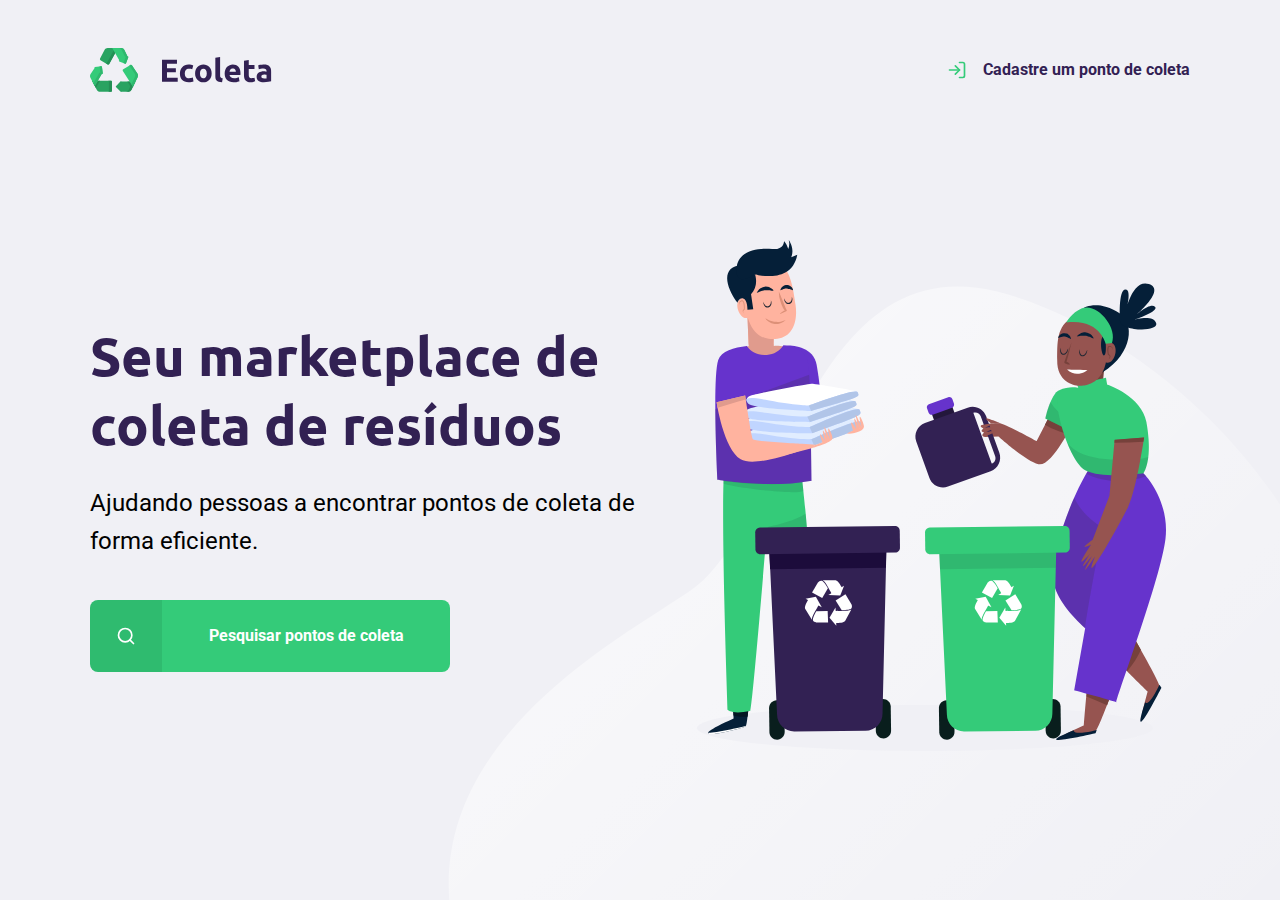
<file: index.html>
<!DOCTYPE html>
<html lang="pt_br">
<head>
    <meta charset="UTF-8">
    <meta name="viewport" content="width=device-width, initial-scale=1.0">
    <title>Ecoleta</title>
    <link href="https://fonts.googleapis.com/css2?family=Roboto&family=Ubuntu:wght@700&display=swap" rel="stylesheet">
    <link rel="stylesheet" href="/styles/main.css">
    <link rel="stylesheet" href="/styles/home.css">
    <link rel="stylesheet" href="/styles/modal.css">
    <link rel="stylesheet" href="/styles/responsive.css">
</head>
<body>
    <div id="page-home">
        <div class="content">
            <header>
                <img src="/assents/logo.svg" alt="Logomarca">
                <a href="create-point.html">
                    <span></span>
                    Cadastre um ponto de coleta
                </a>
            </header>
            <main>
                <h1 >Seu marketplace de coleta de resíduos</h1>
                <p>Ajudando pessoas a encontrar pontos de coleta de forma eficiente.</p>
                <a href="#">
                    <span></span>
                    <strong>Pesquisar pontos de coleta</strong>
                </a>
            </main>
        </div>
    </div>
    <div id="modal" class="hide">
        <div class="content">
            <div class="header">
                <h1>Pontos de coleta</h1>
                <a href="#">Fechar</a><!-- com href="#" ele não recarrega a pagina com ele vazio sim -->
            </div>
            <form action="search-results.html">
                <label for="search">Cidade</label>
                <div class="search field">
                    <input type="text" name="search" placeholder="Digite a cidade">
                    <button>
                        <img src="/assents/search.svg" alt="Buscar">
                    </button>
                </div>
            </form>
        </div>
    </div>
    <script src="/scripts/index.js"></script>
</body>
</html>
</file>
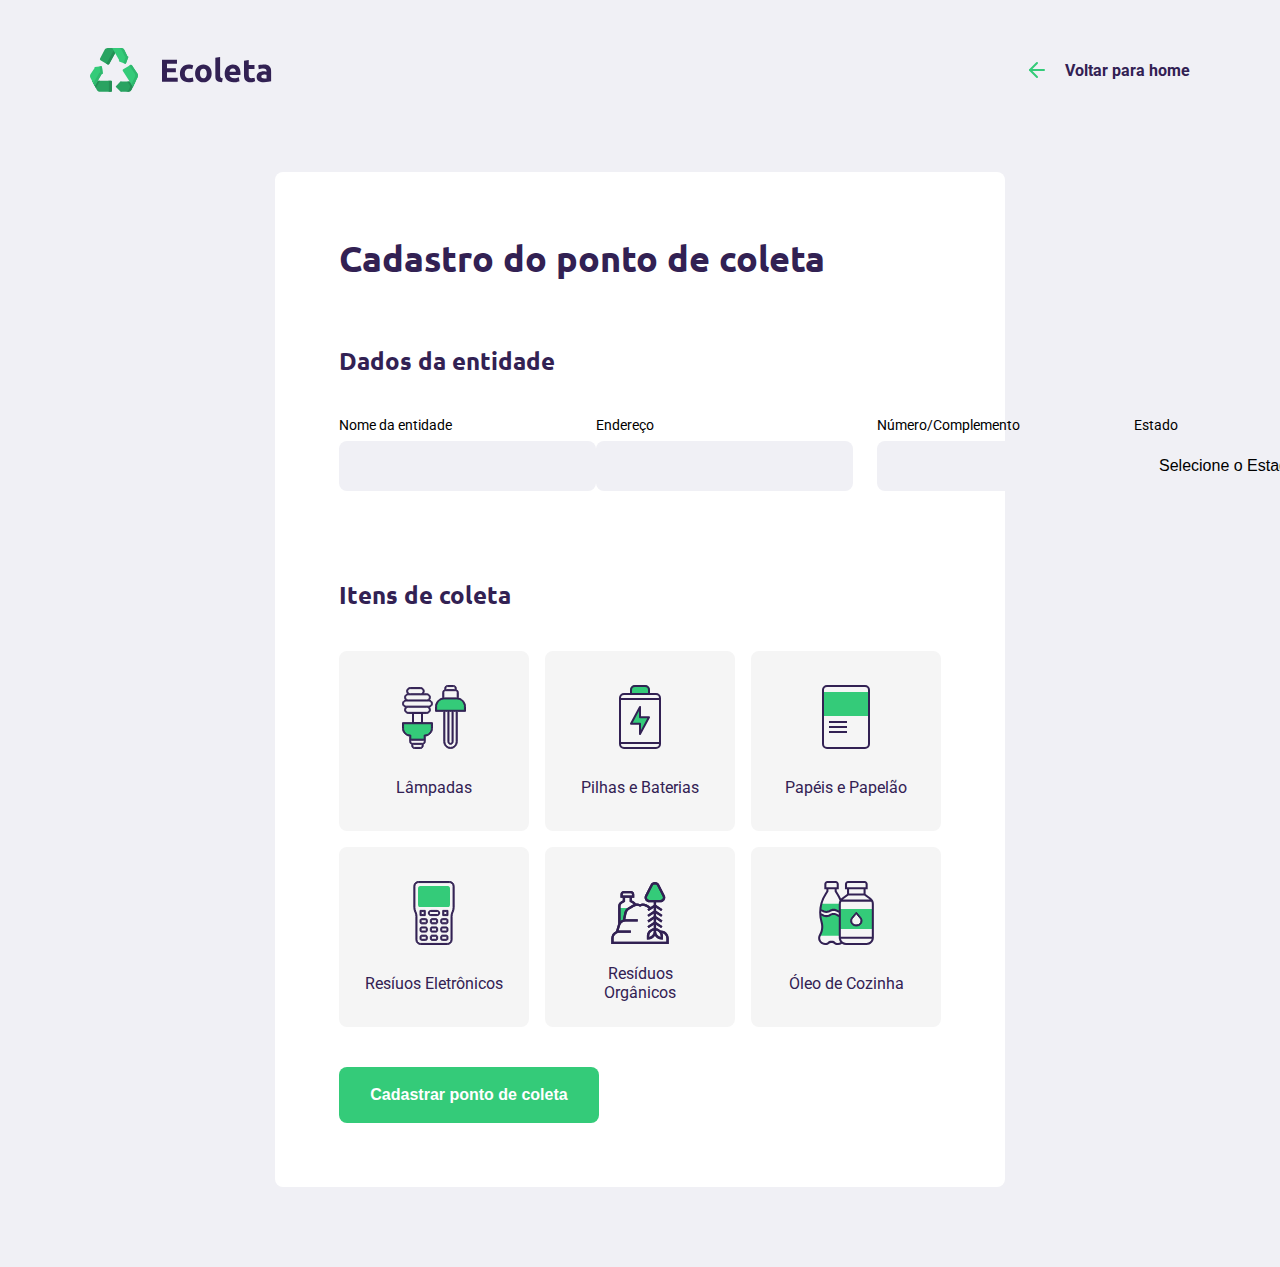
<file: create-point.html>
<!DOCTYPE html>
<html lang="pt_br">
<head>
    <meta charset="UTF-8">
    <meta name="viewport" content="width=device-width, initial-scale=1.0">
    <title>Criar um ponto de coleta</title>
    <link href="https://fonts.googleapis.com/css2?family=Roboto&family=Ubuntu:wght@700&display=swap" rel="stylesheet">
    <link rel="stylesheet" href="/styles/main.css">
    <link rel="stylesheet" href="/styles/create-point.css">
    <link rel="stylesheet" href="/styles/responsive.css">
</head>
<body>
    <div id="page-create-point">
        <header>
            <img src="/assents/logo.svg" alt="Logomarca">
            <a href="index.html">
                <span></span>
                Voltar para home
            </a>
        </header>
        <form action="">
            <h1>Cadastro do ponto de coleta</h1>
            <fieldset><!-- coleção de campos -->
                <legend>
                    <h2>Dados da entidade</h2>
                </legend>
                <div class="field">
                    <label for="name">Nome da entidade</label>
                    <input type="text" name="name" required>
                </div>
                <div class="field-group">
                    <div class="field">
                        <label for="address">Endereço</label>
                        <input type="text" name="address" required>
                    </div>
                    <div class="field">
                        <label for="address2">Número/Complemento</label>
                        <input type="text" name="address2" required>
                    </div>
                </div>
                <div class="field-group">
                    <div class="field">
                        <label for="state">Estado</label>
                        <select name="uf"  required>
                            <option value="">Selecione o Estado</option>
                        </select>
                        <input type="hidden" name="state">
                    </div>
                    <div class="field">
                        <label for="city">Cidade</label>
                        <select name="city" disabled  required>
                            <option value="">Selecione a Cidade</option>
                        </select>
                    </div>
                </div>
            </fieldset>
            <fieldset>
                <legend>
                    <h2>Itens de coleta</h2>
                </legend>
                <div class="items-grid">
                    <li data-id="1">
                        <img src="/assents/lampadas.svg" alt="Lâmpadas">
                        <span>Lâmpadas</span>
                    </li>
                    <li data-id="2">
                        <img src="/assents/baterias.svg" alt="Pilhas e Baterias">
                        <span>Pilhas e Baterias</span>
                    </li>
                    <li data-id="3">
                        <img src="/assents/papeis-papelao.svg" alt="Papéis e Papelão">
                        <span>Papéis e Papelão</span>
                    </li>
                    <li data-id="4">
                        <img src="/assents/eletronicos.svg" alt="Resíuos Eletrônicos">
                        <span>Resíuos Eletrônicos</span>
                    </li>
                    <li data-id="5">
                        <img src="/assents/organicos.svg" alt="Resíduos Orgânicos">
                        <span>Resíduos Orgânicos</span>
                    </li>
                    <li data-id="6">
                        <img src="/assents/oleo.svg" alt="Óleo de Cozinha">
                        <span>Óleo de Cozinha</span>
                    </li>
                </div>
                <input type="hidden" name="items"><!-- input escondido -->
            </fieldset>
            <button type="submit">Cadastrar ponto de coleta</button>
        </form>
    </div>
    <script src="/scripts/create-point.js"></script>
</body>
</html>
</file>
<file: styles/main.css>
:root{
    --title-color:#322153;
    --primary-color: #34cb79;
}
*{
    margin: 0;
    padding: 0;
    box-sizing: border-box;/*o padding não vai esticar a caixa, o tamanho dela é regido pela borda*/
}
html{
    font-family: 'Roboto', sans-serif;
}
body{
    background: #f0f0f5;
    -webkit-font-smoothing: antialiased;/*deixa a fonte mais gostosinha de ver*/
}
a{
    text-decoration: none;
}
h1, h2, h3, h4, h5, h6{
    color: var(--title-color);
    font-family: 'Ubuntu', sans-serif;/* 
    margin-bottom: 32px; */
}
/*  display:inline ocupa apenas o espaço dele 
    display:block ocupa a linha toda */
</file>
<file: styles/home.css>
#page-home{
    height: 100vh;
    background: url('../assents/home-background.svg') no-repeat;
    background-position: 35vw bottom;
}
#page-home .content{
    width: 90%;
    max-width: 1100px;
    margin: 0 auto; /* ultilizado para elementos com display:block */
    display: flex;
    flex-direction: column;
    height: 100%;
}
#page-home header{
    margin-top: 48px;
    display: flex;
    align-items: center;
    justify-content: space-between;
}
#page-home header a{
    display: flex;
    color: var(--title-color);
    font-weight: 700;
}
#page-home header a span{
    margin-right: 16px;
    background-image: url('../assents/log-in.svg');
    width: 20px;
    height: 20px;
}
#page-home main{
    max-width: 560px;
    flex: 1;
    display: flex;
    flex-direction: column;
    justify-content: center;
    flex: 1;
}
#page-home main h1{
    font-size: 54px;
}
#page-home main p{
    font-size: 24px;
    line-height: 38px;
    margin-top: 25px;
}
#page-home main a{
    display: flex;
    align-items: center;
    margin-top: 40px;
    width: 100%;
    max-width: 360px;
    height: 72px;
    border-radius: 8px;
    background-color: var(--primary-color);
    transition: 400ms;
}
#page-home main a:hover{
    background-color: #2fb86d;
}
#page-home main a span{
    width: 72px;
    height: 72px;
    border-top-left-radius: 8px;
    border-bottom-left-radius: 8px;
    background-color: rgba(0, 0, 0, 0.08);
    display: flex;
    align-items: center;
    justify-content: center;
}
#page-home main a span::after{
    content: "";
    background-image: url('../assents/search.svg');
    width: 20px;
    height: 20px;
}
#page-home main a strong{
    color: white;
    flex: 1;
    text-align: center;
}
</file>
<file: styles/modal.css>
#modal{
    background-color: #0e0a14ef;
    height: 100vh;
    width: 100vw;
    position: fixed;/*criar uma folha de papel*/
    top: 0;
    display: flex;
    justify-content: center;
    align-items: center;
    transition: 400ms;
}
#modal.hide{
    display: none;/*quando o modal tiver a classe hide*/
}
#modal .content{
    color: white;
    width: 420px;
}
#modal .header{
    display: flex;
    align-items: center;
    justify-content: space-between;
    
    margin-bottom: 48px;
}
#modal .header a{
    background-image: url("../assents/x.svg");
    width: 20px;
    height: 20px;
    display: flex;
    font-size: 0.01px;
}
#modal .header h1{
    color: white;
    font-size: 36px;
    line-height: 42px;
}
#modal form label{
    font-size: 14px;
    line-height: 16px;
    display: block;
    margin-bottom: 8px;
}
#modal form .field{
    display: flex;
}
#modal  form input{
    flex: 1;
    background-color: #f0f0f5;
    border-radius: 8px 0 0 8px;
    border: 0;
    padding: 16px 24px;
    color: #6c6c80;
}
#modal  form button{
    width: 72px;
    height: 72px;
    background-color: var(--primary-color);
    border: 0;
    border-radius: 0 8px 8px 0;
}
#modal  form button:hover{
    background-color: #2fb85e;
}
</file>
<file: styles/responsive.css>
@media(max-width:900px){
    #page-home{
        background-position: 70vw;
    }
    #page-home .content{
        align-items: center;
        text-align: center;
    }
    #page-home header a{
        position: absolute;
        bottom: 48px;
        left: 50%;
        transform: translateX(-50%);
    }
    #page-home main{
        align-items: center;
    }
    #page-search-results .cards{
        grid-template-columns: 1fr;
    }
}
@media(min-width:1440px){
    #page-home{
        background-position: 40vw;
    }
}
@media(max-height:760px){
    #page-home{
        background-position-y: 200px;
    }
}
</file>
<file: styles/create-point.css>
#page-create-point{
    width: 90%;
    max-width: 1100px;
    margin: 0 auto; /*alinhamento de caixa pelo lado de fora*/
}
#page-create-point header{
    margin-top: 48px;
    display: flex;
    justify-content: space-between;/* coloca um espação entre os componentes */
    align-items: center;
}
#page-create-point header a{
    color: var(--title-color);
    font-weight: bold;
    display: flex;
    align-items: center;
}
#page-create-point header a span{
    background-image: url('../assents/arrow-left.svg');
    display: flex;
    width: 24px;
    height: 24px;
    margin-right: 16px;
}
form{
    background-color: white;
    padding: 64px;/*preenchimento interno*/
    border-radius: 8px;    
    margin: 80px auto; /*alinhamento de caixa pelo lado de fora*/
    max-width: 730px;
    
}
form h1{
    font-size: 36px;
}
form fieldset{
    margin-top: 64px;
    border: 0;
    display: flex;
    
    flex: 1;
}
form legend{
    margin-bottom: 40px;
}
form legend h2{
    font-size: 24px;
}
form .field{
    display: flex;
    flex: 1;
    flex-direction: column;
    margin-bottom: 24px; 
}
form .field-group{
    display: flex;
}
form input, form select{
    background-color: #f0f0f5;
    border: 0;
    padding: 16px 25px;
    font-size: 16px;
    border-radius: 8px;
    /* outline: none;/*tira a linha preta ao redor do campo*/
}
form select{
    -webkit-appearance: none;
    -moz-appearance: none;
    appearance: none;
}
form label{
    font-size: 14px;
    margin-bottom: 8px;
}
form .field-group .field +.field{
    margin-left: 24px;
}
form button{
    width: 260px;
    height: 56px;
    background-color: var(--primary-color);
    color: white;
    font-weight: bold;
    font-size: 16px;
    border-radius: 8px;
    border: 0;
    margin-top: 40px;
    transition: background-color 400ms;
}

form button:hover{
    background-color: #2fb86e;
}
.items-grid{
    display: grid;
    grid-template-columns: 1fr 1fr 1fr;/* fração em coluna */
    gap: 16px;
}
.items-grid li{
    background-color: #f5f5f5;
    list-style: none;
    border: 2px solid  #f5f5f5;
    border-radius: 8px;
    padding: 32px 24px 16px;
    height: 180px;
    display: flex;
    flex-direction: column;
    align-items: center;
    justify-content: space-between;
    text-align: center;
    cursor: pointer;/*coloca a maozinha de lik quando a pessoa passar o mouse por cima*/
}
.items-grid li span{
    margin-top: 12px;
    flex: 1;
    display: flex;
    align-items: center;
    color: var(--title-color);
}
.items-grid li.selected{/*quando não tem espaço=> Procure o li q tenha classe="selected quando tem espaço=> Procure dentro do li um elemento com a classe selected"*/
    background-color: #e1faec;
    border: 2px solid #34cb79;

}
.items-grid li img,
.items-grid li span{
    pointer-events: none;/*para tirar o cursor:pointer da imagem e do texto*/
}
</file>
